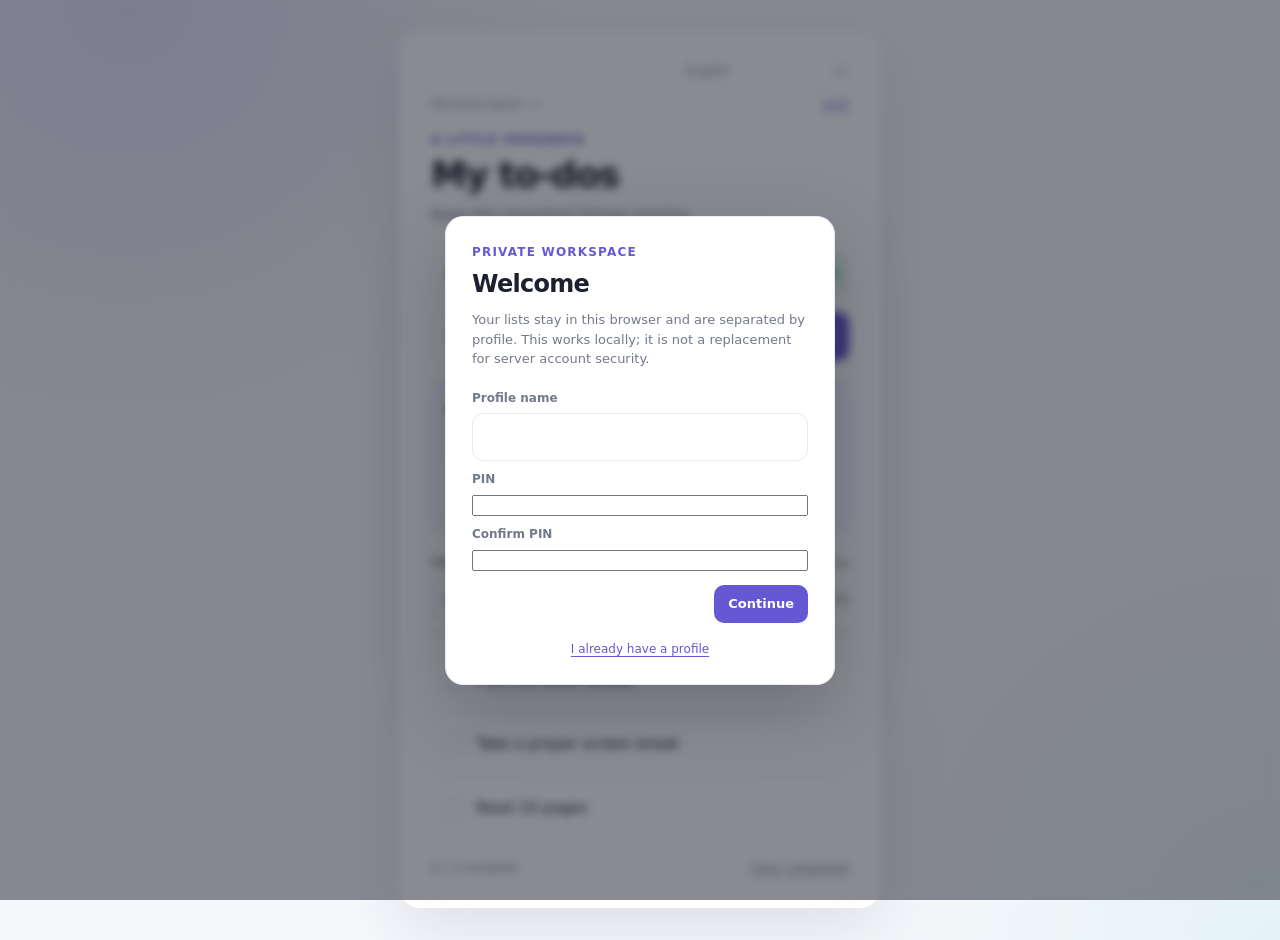
<file: index.html>
<!doctype html>
<html lang="en">
<head>
  <meta charset="utf-8">
  <meta name="viewport" content="width=device-width, initial-scale=1">
  <meta name="color-scheme" content="light dark">
  <title>Today â€” To-do list</title>
  <link rel="stylesheet" href="styles.css">
</head>
<body>
  <main>
    <header>
      <div class="language-row">
        <label for="language-select" hidden>Language</label>
        <select id="language-select" class="language-select" aria-label="Language">
          <option value="en">English</option>
          <option value="de">Deutsch</option>
          <option value="it">Italiano</option>
          <option value="fr">FranÃ§ais</option>
          <option value="ar">Ø§Ù„Ø¹Ø±Ø¨ÙŠØ©</option>
          <option value="es">EspaÃ±ol</option>
          <option value="pt">PortuguÃªs</option>
          <option value="tr">TÃ¼rkÃ§e</option>
          <option value="ja">æ—¥æœ¬èªž</option>
          <option value="zh">ç®€ä½“ä¸­æ–‡</option>
          <option value="ru">Ð ÑƒÑÑÐºÐ¸Ð¹</option>
          <option value="nl">Nederlands</option>
        </select>
      </div>
      <div class="profile-bar">
        <span><span data-i18n="signedInAs">Personal space:</span> <strong id="profile-name">—</strong></span>
        <button id="lock-profile-button" class="profile-button" type="button" data-i18n="lock">Lock</button>
      </div>
      <p class="eyebrow" data-i18n="eyebrow">A little progress</p>
      <h1 data-i18n="title">My to-dos</h1>
      <p class="subtitle" data-i18n="subtitle">Keep the important things moving.</p>
    </header>

    <div class="list-switcher">
      <label for="list-select" hidden>Task list</label>
      <select id="list-select" class="list-select" aria-label="Task list"></select>
      <button id="new-list-button" class="new-list-button" type="button" data-i18n="newList">+ New list</button>
      <button id="delete-list-button" class="delete-list-button" type="button" data-i18n="deleteList" aria-label="Delete current list">Delete</button>
      <button id="share-list-button" class="share-list-button" type="button" data-i18n="share">Share</button>
    </div>

    <form id="task-form">
      <label id="new-task-label" for="task-input" hidden>New task</label>
      <input id="task-input" type="text" maxlength="120" placeholder="What needs doing?" autocomplete="off" required data-i18n-placeholder="input">
      <button class="add-button" type="submit" data-i18n="add">Add</button>
    </form>

    <section class="review-card" aria-labelledby="review-title">
      <h2 id="review-title" data-i18n="reviewTitle">Review a file</h2>
      <p data-i18n="reviewDescription">Upload a Word document, spreadsheet, or PowerPoint to find improvement tasks. Files stay on your device.</p>
      <label class="file-picker">
        <span data-i18n="chooseFile">Choose file</span>
        <input id="file-input" type="file" accept=".txt,.md,.csv,.json,.docx,.xlsx,.pptx,.doc,.xls,.ppt">
      </label>
      <div id="review-status" class="review-status" aria-live="polite"></div>
      <ul id="insights" class="insights" hidden></ul>
    </section>

    <section aria-labelledby="list-title">
      <div class="list-heading">
        <span id="list-title" data-i18n="tasks">Tasks</span>
        <span id="task-count" aria-live="polite"></span>
      </div>
      <div class="toolbar">
        <div class="filters" role="group" aria-label="Filter tasks">
          <button class="filter-button active" data-filter="all" type="button" data-i18n="all">All</button>
          <button class="filter-button" data-filter="active" type="button" data-i18n="open">Open</button>
          <button class="filter-button" data-filter="completed" type="button" data-i18n="done">Done</button>
        </div>
        <span id="hint" class="subtitle" style="margin:0;font-size:12px" data-i18n="hint">Double-click to edit</span>
      </div>
      <div class="progress-track" aria-hidden="true"><div id="progress-bar" class="progress-bar"></div></div>
      <ul id="task-list"></ul>
      <p id="empty-state" class="empty" hidden></p>
    </section>

    <footer>
      <span id="progress"></span>
      <button id="clear-completed" class="clear-button" type="button" data-i18n="clear">Clear completed</button>
    </footer>
  </main>

  <div id="profile-gate" class="modal-backdrop">
    <section class="modal profile-modal" role="dialog" aria-modal="true" aria-labelledby="profile-gate-title">
      <p class="eyebrow" data-i18n="privateEyebrow">Private workspace</p>
      <h2 id="profile-gate-title" data-i18n="welcome">Welcome</h2>
      <p class="modal-description" data-i18n="privacyNote">Your lists stay in this browser and are separated by profile. This works locally; it is not a replacement for server account security.</p>
      <form id="profile-form">
        <label for="profile-input" data-i18n="profileName">Profile name</label>
        <input id="profile-input" type="text" maxlength="40" autocomplete="username" required>
        <label for="profile-pin" data-i18n="pin">PIN</label>
        <input id="profile-pin" type="password" inputmode="numeric" minlength="4" maxlength="32" autocomplete="current-password" required>
        <label id="confirm-pin-label" for="profile-pin-confirm" data-i18n="confirmPin">Confirm PIN</label>
        <input id="profile-pin-confirm" type="password" inputmode="numeric" minlength="4" maxlength="32" autocomplete="new-password" required>
        <p id="profile-error" class="modal-error" role="alert" hidden></p>
        <div class="modal-actions">
          <button id="profile-submit" class="add-button" type="submit" data-i18n="continue">Continue</button>
        </div>
      </form>
      <button id="profile-mode-button" class="profile-mode-button" type="button" data-i18n="existingProfile">I already have a profile</button>
    </section>
  </div>

  <div id="new-list-modal" class="modal-backdrop" hidden>
    <section class="modal" role="dialog" aria-modal="true" aria-labelledby="new-list-title">
      <button id="close-list-modal" class="modal-close" type="button" aria-label="Close">&times;</button>
      <p class="eyebrow" data-i18n="newListEyebrow">Organize your work</p>
      <h2 id="new-list-title" data-i18n="newListTitle">Create a new list</h2>
      <p class="modal-description" data-i18n="newListDescription">Give your list a name so you can keep related tasks together.</p>
      <form id="new-list-form">
        <label for="new-list-name" data-i18n="newListLabel">List name</label>
        <input id="new-list-name" type="text" maxlength="40" autocomplete="off" required data-i18n-placeholder="newListPlaceholder">
        <p id="new-list-error" class="modal-error" role="alert" hidden></p>
        <div class="modal-actions">
          <button id="cancel-list-button" class="modal-cancel" type="button" data-i18n="cancel">Cancel</button>
          <button class="add-button" type="submit" data-i18n="createList">Create list</button>
        </div>

        <div id="share-modal" class="modal-backdrop" hidden>
          <section class="modal" role="dialog" aria-modal="true" aria-labelledby="share-title">
            <button id="close-share-modal" class="modal-close" type="button" aria-label="Close">&times;</button>
            <p class="eyebrow" data-i18n="shareEyebrow">Read-only sharing</p>
            <h2 id="share-title" data-i18n="shareTitle">Share this list</h2>
            <p class="modal-description" data-i18n="shareDescription">Anyone with the link can view a snapshot, but they cannot edit your list.</p>
            <input id="share-link" class="share-link" type="text" readonly aria-label="Read-only share link">
            <div class="modal-actions">
              <button id="copy-share-link" class="add-button" type="button" data-i18n="copyLink">Copy link</button>
              <button id="cancel-share-button" class="modal-cancel" type="button" data-i18n="cancel">Cancel</button>
            </div>
            <p id="share-status" class="review-status" aria-live="polite"></p>
          </section>
        </div>
      </form>
    </section>
  </div>

  <script type="module" src="app.js"></script>
</body>
</html>
</file>
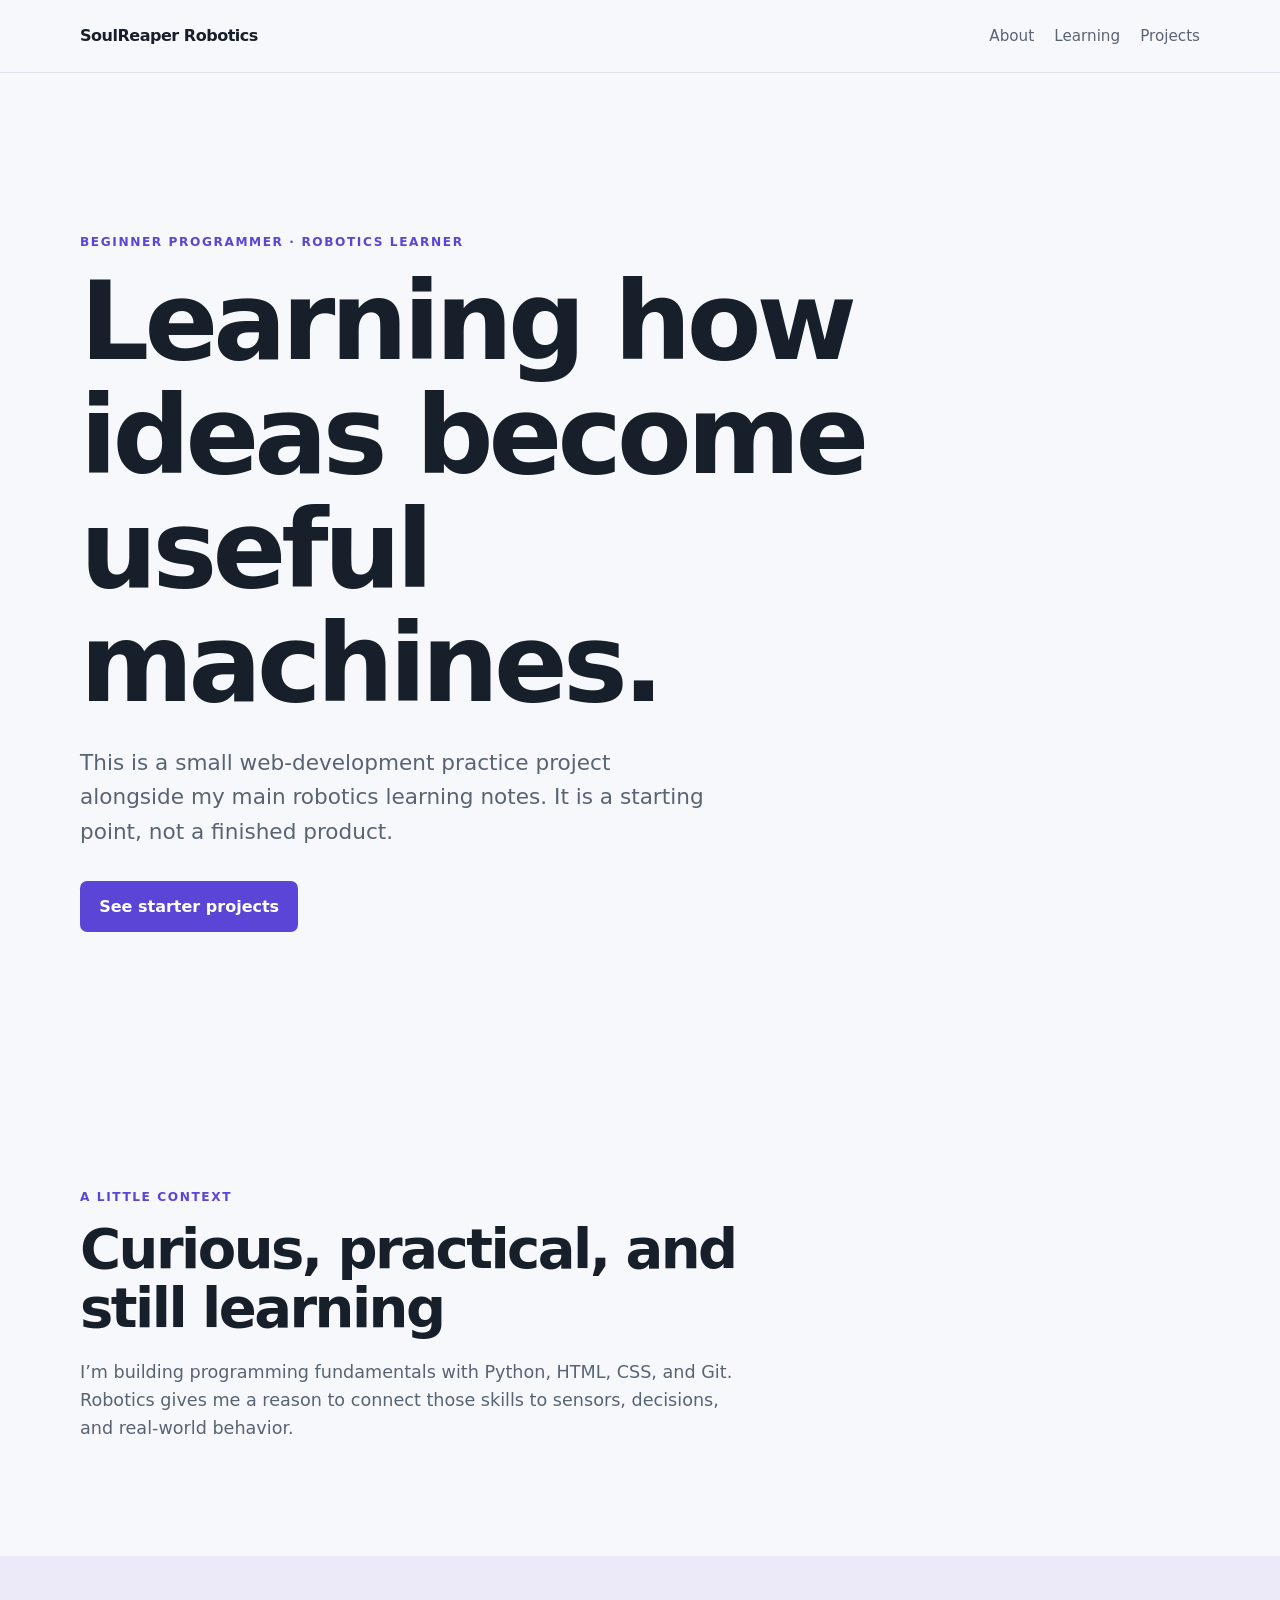
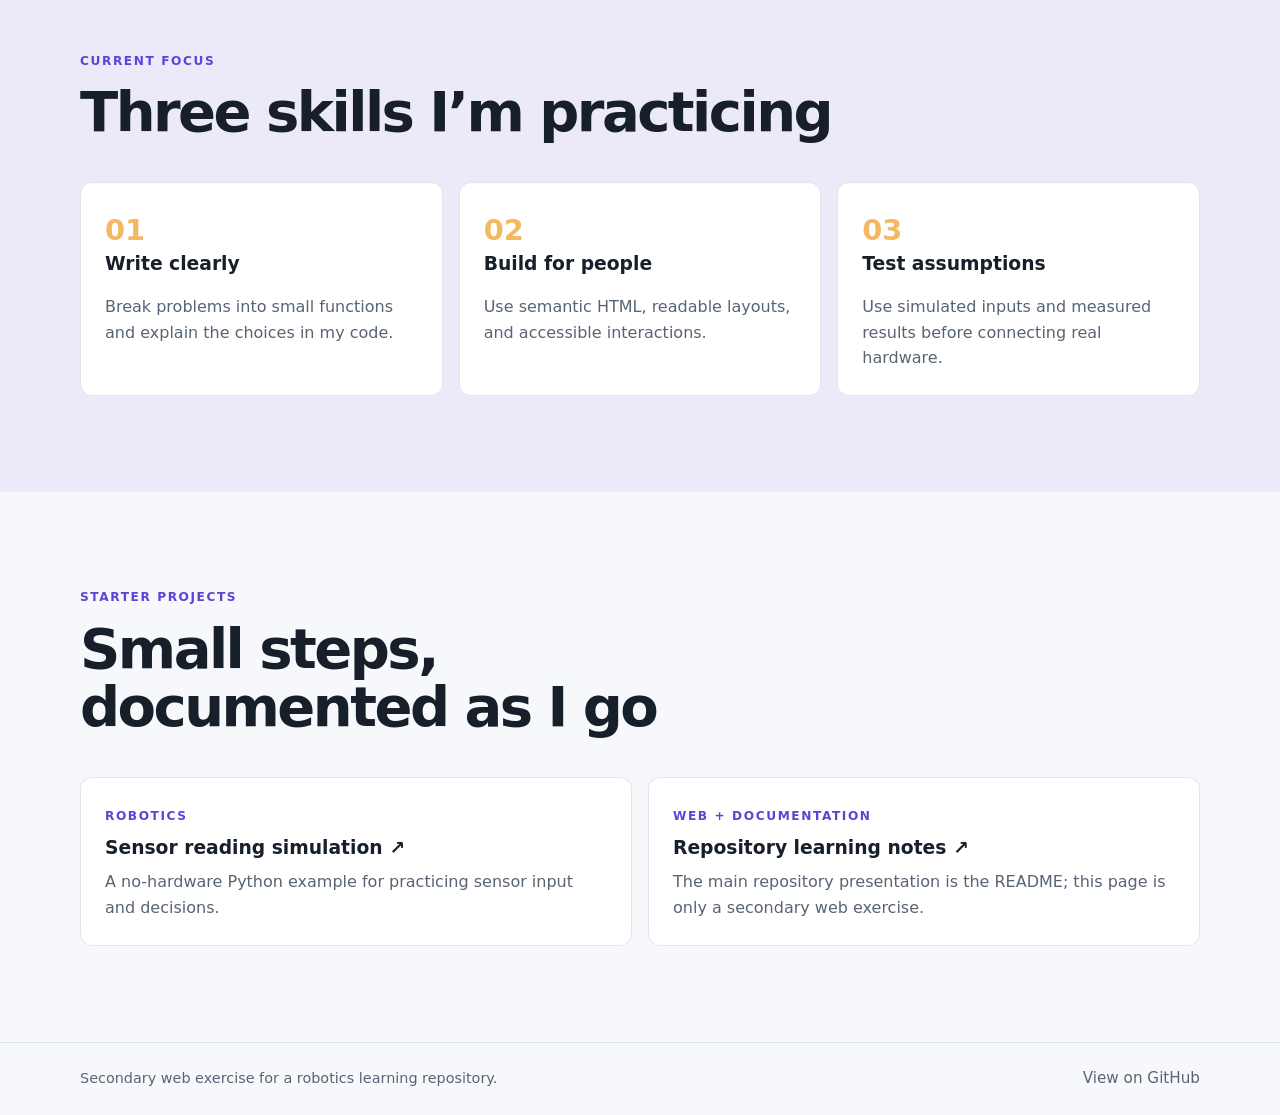
<file: web-starter/index.html>
<!doctype html>
<html lang="en">
  <head>
    <meta charset="utf-8">
    <meta name="viewport" content="width=device-width, initial-scale=1">
    <meta name="description" content="A small secondary web-development practice project by a beginner robotics learner.">
    <title>Web Starter | SoulReaper Robotics</title>
    <link rel="stylesheet" href="styles.css">
  </head>
  <body>
    <header class="site-header">
      <nav class="container nav" aria-label="Primary navigation">
        <a class="brand" href="#top">SoulReaper Robotics</a>
        <div class="nav-links">
          <a href="#about">About</a>
          <a href="#learning">Learning</a>
          <a href="#projects">Projects</a>
        </div>
      </nav>
    </header>

    <main id="top">
      <section class="hero container" aria-labelledby="hero-title">
        <p class="eyebrow">Beginner programmer · Robotics learner</p>
        <h1 id="hero-title">Learning how ideas become useful machines.</h1>
        <p class="hero-copy">
          This is a small web-development practice project alongside my main
          robotics learning notes. It is a starting point, not a finished product.
        </p>
        <a class="button" href="#projects">See starter projects</a>
      </section>

      <section id="about" class="section container" aria-labelledby="about-title">
        <p class="eyebrow">A little context</p>
        <h2 id="about-title">Curious, practical, and still learning</h2>
        <p>
          I’m building programming fundamentals with Python, HTML, CSS, and Git.
          Robotics gives me a reason to connect those skills to sensors, decisions,
          and real-world behavior.
        </p>
      </section>

      <section id="learning" class="section section-muted" aria-labelledby="learning-title">
        <div class="container">
          <p class="eyebrow">Current focus</p>
          <h2 id="learning-title">Three skills I’m practicing</h2>
          <div class="card-grid">
            <article class="card">
              <span class="card-number">01</span>
              <h3>Write clearly</h3>
              <p>Break problems into small functions and explain the choices in my code.</p>
            </article>
            <article class="card">
              <span class="card-number">02</span>
              <h3>Build for people</h3>
              <p>Use semantic HTML, readable layouts, and accessible interactions.</p>
            </article>
            <article class="card">
              <span class="card-number">03</span>
              <h3>Test assumptions</h3>
              <p>Use simulated inputs and measured results before connecting real hardware.</p>
            </article>
          </div>
        </div>
      </section>

      <section id="projects" class="section container" aria-labelledby="projects-title">
        <p class="eyebrow">Starter projects</p>
        <h2 id="projects-title">Small steps, documented as I go</h2>
        <div class="project-list">
          <a class="project" href="../robotics-learning/">
            <span class="project-type">Robotics</span>
            <h3>Sensor reading simulation <span aria-hidden="true">↗</span></h3>
            <p>A no-hardware Python example for practicing sensor input and decisions.</p>
          </a>
          <a class="project" href="https://github.com/SoulReaper1246/soulreaper-robotics">
            <span class="project-type">Web + documentation</span>
            <h3>Repository learning notes <span aria-hidden="true">↗</span></h3>
            <p>The main repository presentation is the README; this page is only a secondary web exercise.</p>
          </a>
        </div>
      </section>
    </main>

    <footer class="site-footer">
      <div class="container footer-content">
        <span>Secondary web exercise for a robotics learning repository.</span>
        <a href="https://github.com/SoulReaper1246/soulreaper-robotics">View on GitHub</a>
      </div>
    </footer>
  </body>
</html>
</file>
<file: styles.css>
﻿:root {
      color-scheme: light;
      --bg: #f6f7fb;
      --surface: rgba(255, 255, 255, 0.88);
      --surface-solid: #fff;
      --text: #1c2030;
      --muted: #73798d;
      --line: #e8eaf1;
      --accent: #6558d3;
      --accent-soft: #eeecff;
      --danger: #c75465;
      --shadow: 0 24px 60px rgba(39, 41, 64, 0.1);
      --radius: 20px;
    }

    @media (prefers-color-scheme: dark) {
      :root {
        color-scheme: dark;
        --bg: #151621;
        --surface: rgba(30, 31, 45, 0.9);
        --surface-solid: #1e1f2d;
        --text: #f4f3fb;
        --muted: #9b9bae;
        --line: #343547;
        --accent: #9b8cff;
        --accent-soft: #302b58;
        --danger: #ef8290;
        --shadow: 0 24px 60px rgba(0, 0, 0, 0.3);
      }
    }

    * { box-sizing: border-box; }
    [hidden] { display: none !important; }

    body {
      margin: 0;
      min-width: 320px;
      min-height: 100vh;
      display: grid;
      place-items: center;
      padding: 32px 18px;
      color: var(--text);
      background:
        radial-gradient(circle at 10% 0%, rgba(134, 120, 255, 0.16), transparent 30%),
        radial-gradient(circle at 100% 100%, rgba(104, 215, 196, 0.12), transparent 28%),
        var(--bg);
      font: 400 15px/1.5 Inter, ui-sans-serif, system-ui, -apple-system, BlinkMacSystemFont, "Segoe UI", sans-serif;
    }

    main {
      width: min(100%, 480px);
      padding: 30px;
      border: 1px solid rgba(255, 255, 255, 0.5);
      border-radius: var(--radius);
      background: var(--surface);
      box-shadow: var(--shadow);
      backdrop-filter: blur(18px);
    }

    header { margin-bottom: 26px; }
    .eyebrow {
      margin: 0 0 6px;
      color: var(--accent);
      font-size: 12px;
      font-weight: 700;
      letter-spacing: 0.1em;
      text-transform: uppercase;
    }
    h1 { margin: 0; font-size: clamp(28px, 7vw, 36px); letter-spacing: -0.04em; line-height: 1.1; }
    .subtitle { margin: 9px 0 0; color: var(--muted); }
    .language-row { display: flex; justify-content: flex-end; margin: -8px 0 18px; }
    .language-select { padding: 7px 28px 7px 10px; border: 1px solid var(--line); border-radius: 9px; color: var(--muted); background: var(--surface-solid); font: inherit; font-size: 12px; cursor: pointer; }
    .profile-bar { display: flex; align-items: center; justify-content: space-between; gap: 10px; margin: -10px 0 18px; color: var(--muted); font-size: 12px; }
    .profile-button, .profile-mode-button { padding: 0; color: var(--accent); background: transparent; font-size: 12px; text-decoration: underline; text-underline-offset: 3px; }
    .profile-button:hover, .profile-mode-button:hover { color: var(--text); }
    .profile-modal { max-height: calc(100vh - 36px); overflow: auto; }
    .profile-modal form { display: grid; gap: 7px; }
    .profile-modal form label { margin-top: 5px; }
    .profile-modal form input { margin-bottom: 4px; }
    .profile-modal .modal-actions { margin-top: 10px; }
    .profile-mode-button { display: block; margin: 17px auto 0; }
    .list-switcher { display: flex; gap: 8px; margin: 0 0 18px; }
    .list-select { min-width: 0; flex: 1; padding: 10px 12px; border: 1px solid var(--line); border-radius: 10px; color: var(--text); background: var(--surface-solid); font: inherit; font-weight: 700; cursor: pointer; }
    .new-list-button { padding: 0 13px; border-radius: 10px; color: var(--accent); background: var(--accent-soft); font-size: 12px; font-weight: 700; white-space: nowrap; }
    .new-list-button:hover { filter: brightness(1.05); }
    .delete-list-button { padding: 0 11px; border: 1px solid color-mix(in srgb, var(--danger) 35%, var(--line)); border-radius: 10px; color: var(--danger); background: transparent; font-size: 12px; font-weight: 700; white-space: nowrap; }
    .delete-list-button:hover:not(:disabled) { background: color-mix(in srgb, var(--danger) 10%, transparent); }
    .delete-list-button:disabled { cursor: not-allowed; opacity: 0.45; }
    .share-list-button { padding: 0 11px; border-radius: 10px; color: #27866f; background: color-mix(in srgb, #7edac6 22%, transparent); font-size: 12px; font-weight: 700; white-space: nowrap; }
    .share-list-button:hover { filter: brightness(1.05); }
    .share-link { width: 100%; padding: 10px 11px; border: 1px solid var(--line); border-radius: 9px; color: var(--muted); background: var(--bg); font: 12px ui-monospace, SFMono-Regular, Consolas, monospace; }
    .read-only-banner { margin: 0 0 18px; padding: 10px 12px; border: 1px solid color-mix(in srgb, #7edac6 45%, var(--line)); border-radius: 10px; color: #27866f; background: color-mix(in srgb, #7edac6 12%, transparent); font-size: 12px; font-weight: 700; }
    .modal-backdrop { position: fixed; inset: 0; z-index: 10; display: grid; place-items: center; padding: 18px; background: rgba(14, 16, 29, 0.48); backdrop-filter: blur(5px); animation: modal-in 160ms ease both; }
    .modal-backdrop[hidden] { display: none; }
    .modal { position: relative; width: min(100%, 390px); padding: 26px; border: 1px solid var(--line); border-radius: 18px; color: var(--text); background: var(--surface-solid); box-shadow: 0 24px 70px rgba(20, 22, 40, 0.25); animation: modal-card-in 220ms ease both; }
    .modal h2 { margin: 0; font-size: 24px; letter-spacing: -0.03em; }
    .modal .eyebrow { margin-bottom: 5px; }
    .modal-description { margin: 8px 0 20px; color: var(--muted); font-size: 13px; }
    .modal form { display: block; margin: 0; }
    .modal form label { display: block; margin-bottom: 6px; color: var(--muted); font-size: 12px; font-weight: 700; }
    .modal input { width: 100%; }
    .modal-close { position: absolute; top: 12px; right: 12px; width: 30px; height: 30px; border-radius: 8px; color: var(--muted); background: transparent; font-size: 22px; line-height: 1; }
    .modal-close:hover { color: var(--text); background: var(--accent-soft); }
    .modal-actions { display: flex; justify-content: flex-end; gap: 9px; margin-top: 20px; }
    .modal-actions button { min-height: 38px; padding: 0 14px; border-radius: 10px; font-size: 13px; font-weight: 700; }
    .modal-cancel { color: var(--muted); background: var(--line); }
    .modal-cancel:hover { color: var(--text); }
    .modal-error { margin: 8px 0 -5px; color: var(--danger); font-size: 12px; }
    @keyframes modal-in { from { opacity: 0; } to { opacity: 1; } }
    @keyframes modal-card-in { from { opacity: 0; transform: translateY(8px) scale(0.98); } to { opacity: 1; transform: translateY(0) scale(1); } }

    form {
      display: flex;
      gap: 10px;
      margin-bottom: 22px;
    }
    input[type="text"] {
      min-width: 0;
      flex: 1;
      padding: 12px 14px;
      border: 1px solid var(--line);
      border-radius: 11px;
      outline: none;
      color: var(--text);
      background: var(--surface-solid);
      font: inherit;
      transition: border-color 160ms ease, box-shadow 160ms ease;
    }
    input[type="text"]::placeholder { color: var(--muted); }
    input[type="text"]:focus { border-color: var(--accent); box-shadow: 0 0 0 3px var(--accent-soft); }
    button {
      border: 0;
      cursor: pointer;
      font: inherit;
    }
    .add-button {
      padding: 0 17px;
      border-radius: 11px;
      color: #fff;
      background: var(--accent);
      font-weight: 700;
      transition: transform 160ms ease, filter 160ms ease;
    }
    .add-button:hover { filter: brightness(1.08); }
    .add-button:active { transform: scale(0.97); }

    .list-heading {
      display: flex;
      align-items: center;
      justify-content: space-between;
      margin-bottom: 10px;
      color: var(--muted);
      font-size: 12px;
      font-weight: 700;
      letter-spacing: 0.08em;
      text-transform: uppercase;
    }
    .toolbar { display: flex; align-items: center; justify-content: space-between; gap: 12px; margin-bottom: 13px; }
    .filters { display: flex; gap: 4px; padding: 3px; border-radius: 10px; background: var(--accent-soft); }
    .filter-button { padding: 6px 10px; border-radius: 8px; color: var(--muted); background: transparent; font-size: 12px; font-weight: 700; transition: color 160ms ease, background 160ms ease, box-shadow 160ms ease; }
    .filter-button:hover { color: var(--text); }
    .filter-button.active { color: var(--accent); background: var(--surface-solid); box-shadow: 0 2px 7px rgba(30, 25, 80, 0.1); }
    .progress-track { height: 5px; margin: 0 0 17px; overflow: hidden; border-radius: 99px; background: var(--line); }
    .progress-bar { width: 0; height: 100%; border-radius: inherit; background: linear-gradient(90deg, var(--accent), #7edac6); transition: width 360ms cubic-bezier(.22, 1, .36, 1); }
    .review-card { margin: 0 0 22px; padding: 15px; border: 1px dashed color-mix(in srgb, var(--accent) 45%, var(--line)); border-radius: 13px; background: color-mix(in srgb, var(--accent-soft) 45%, transparent); }
    .review-card h2 { margin: 0 0 4px; font-size: 14px; }
    .review-card p { margin: 0 0 12px; color: var(--muted); font-size: 12px; }
    .file-picker { display: inline-flex; align-items: center; gap: 7px; padding: 8px 11px; border-radius: 9px; color: var(--accent); background: var(--surface-solid); font-size: 12px; font-weight: 700; cursor: pointer; }
    .file-picker:hover { filter: brightness(1.05); }
    .file-picker input { display: none; }
    .review-status { margin-top: 10px; color: var(--muted); font-size: 12px; }
    .review-status.success { color: #27866f; }
    .review-status.error { color: var(--danger); }
    .insights { display: grid; gap: 8px; margin: 10px 0 0; padding: 0; list-style: none; color: var(--muted); font-size: 12px; }
    .finding { padding: 10px; border: 1px solid var(--line); border-radius: 9px; background: var(--surface-solid); }
    .finding strong { display: block; margin-bottom: 3px; color: var(--text); font-size: 12px; }
    .finding span { display: block; margin-top: 3px; }
    .finding .fix { color: var(--accent); }
    #task-count { font-weight: 500; letter-spacing: 0; text-transform: none; }
    ul { display: grid; gap: 8px; padding: 0; margin: 0; list-style: none; }
    .task {
      display: flex;
      align-items: center;
      gap: 12px;
      padding: 13px 12px;
      border: 1px solid var(--line);
      border-radius: 13px;
      background: var(--surface-solid);
      animation: task-in 280ms ease both;
    }
    .task.removing { animation: task-out 220ms ease forwards; }
    @keyframes task-in { from { opacity: 0; transform: translateY(-6px); } to { opacity: 1; transform: translateY(0); } }
    @keyframes task-out { to { opacity: 0; transform: translateX(12px); } }
    .checkbox {
      position: relative;
      flex: 0 0 20px;
      width: 20px;
      height: 20px;
      margin: 0;
      appearance: none;
      border: 1.5px solid #bbbfd0;
      border-radius: 7px;
      cursor: pointer;
      transition: background 180ms ease, border-color 180ms ease, transform 180ms ease;
    }
    .checkbox:hover { border-color: var(--accent); }
    .checkbox:checked { border-color: var(--accent); background: var(--accent); transform: scale(1.05); }
    .checkbox::after {
      content: "";
      position: absolute;
      top: 3px;
      left: 6px;
      width: 5px;
      height: 9px;
      border: solid #fff;
      border-width: 0 2px 2px 0;
      opacity: 0;
      transform: rotate(45deg) scale(0.5);
      transition: opacity 180ms ease, transform 180ms ease;
    }
    .checkbox:checked::after { opacity: 1; transform: rotate(45deg) scale(1); }
    .task-label { flex: 1; min-width: 0; overflow-wrap: anywhere; transition: color 180ms ease, opacity 180ms ease; }
    .task-label[role="button"] { cursor: text; }
    .edit-input { width: 100%; min-width: 0; padding: 2px 5px; border: 1px solid var(--accent); border-radius: 5px; outline: none; color: var(--text); background: var(--surface-solid); font: inherit; box-shadow: 0 0 0 2px var(--accent-soft); }
    .task.completed .task-label { color: var(--muted); text-decoration: line-through; opacity: 0.72; }
    .delete-button {
      width: 28px;
      height: 28px;
      border-radius: 8px;
      color: var(--muted);
      background: transparent;
      font-size: 20px;
      line-height: 1;
      opacity: 0;
      transition: color 160ms ease, background 160ms ease, opacity 160ms ease;
    }
    .task:hover .delete-button, .delete-button:focus-visible { opacity: 1; }
    .delete-button:hover { color: var(--danger); background: color-mix(in srgb, var(--danger) 12%, transparent); }
    .empty { padding: 25px 0 12px; color: var(--muted); text-align: center; }
    footer { display: flex; justify-content: space-between; gap: 12px; margin-top: 22px; color: var(--muted); font-size: 12px; }
    .clear-button { padding: 0; color: var(--muted); background: transparent; text-decoration: underline; text-underline-offset: 3px; }
    .clear-button:hover { color: var(--text); }
    @media (max-width: 420px) { main { padding: 24px 18px; } .add-button { padding: 0 13px; } .filter-button { padding-inline: 7px; } }
    @media (prefers-reduced-motion: reduce) {
      *, *::before, *::after { scroll-behavior: auto !important; animation-duration: 0.01ms !important; transition-duration: 0.01ms !important; }
    }
</file>
<file: web-starter/styles.css>
:root {
  color-scheme: light;
  --ink: #17202a;
  --muted: #586474;
  --paper: #f7f8fb;
  --surface: #ffffff;
  --line: #dfe5ee;
  --accent: #5b45d6;
  --accent-dark: #3f2ca8;
  --warm: #f4b860;
}

* {
  box-sizing: border-box;
}

html {
  scroll-behavior: smooth;
}

body {
  margin: 0;
  background: var(--paper);
  color: var(--ink);
  font-family: Inter, ui-sans-serif, system-ui, -apple-system, BlinkMacSystemFont, "Segoe UI", sans-serif;
  line-height: 1.6;
}

a {
  color: inherit;
}

.container {
  width: min(100% - 2.5rem, 70rem);
  margin-inline: auto;
}

.site-header {
  border-bottom: 1px solid var(--line);
  background: rgb(247 248 251 / 88%);
  position: sticky;
  top: 0;
  backdrop-filter: blur(12px);
  z-index: 2;
}

.nav,
.footer-content {
  align-items: center;
  display: flex;
  justify-content: space-between;
  min-height: 4.5rem;
  gap: 1rem;
}

.brand {
  font-weight: 800;
  letter-spacing: -0.03em;
  text-decoration: none;
}

.nav-links {
  display: flex;
  gap: 1.25rem;
}

.nav-links a,
.site-footer a {
  color: var(--muted);
  font-size: 0.95rem;
  text-decoration: none;
}

.nav-links a:hover,
.site-footer a:hover {
  color: var(--accent);
}

.hero {
  padding-block: clamp(5rem, 15vw, 10rem);
  max-width: 58rem;
  margin-left: max(1.25rem, calc((100% - 70rem) / 2));
}

.eyebrow,
.project-type {
  color: var(--accent);
  font-size: 0.76rem;
  font-weight: 800;
  letter-spacing: 0.13em;
  text-transform: uppercase;
}

h1,
h2,
h3,
p {
  margin-top: 0;
}

h1,
h2 {
  letter-spacing: -0.045em;
  line-height: 1.05;
}

h1 {
  font-size: clamp(3rem, 9vw, 6.8rem);
  max-width: 12ch;
  margin-bottom: 1.5rem;
}

h2 {
  font-size: clamp(2rem, 5vw, 3.5rem);
  margin-bottom: 1.25rem;
}

h3 {
  line-height: 1.2;
}

.hero-copy {
  color: var(--muted);
  font-size: clamp(1.1rem, 2vw, 1.35rem);
  max-width: 39rem;
  margin-bottom: 2rem;
}

.button {
  background: var(--accent);
  border-radius: 0.45rem;
  color: white;
  display: inline-block;
  font-weight: 700;
  padding: 0.8rem 1.2rem;
  text-decoration: none;
}

.button:hover {
  background: var(--accent-dark);
}

.section {
  padding-block: 6rem;
}

.section > p:not(.eyebrow),
.section > h2 {
  max-width: 42rem;
}

.section > p:not(.eyebrow) {
  color: var(--muted);
  font-size: 1.1rem;
}

.section-muted {
  background: #eceaf9;
}

.card-grid {
  display: grid;
  gap: 1rem;
  grid-template-columns: repeat(3, 1fr);
  margin-top: 2.5rem;
}

.card,
.project {
  background: var(--surface);
  border: 1px solid var(--line);
  border-radius: 0.75rem;
  padding: 1.5rem;
}

.card-number {
  color: var(--warm);
  font-size: 1.8rem;
  font-weight: 800;
}

.card p,
.project p {
  color: var(--muted);
  margin-bottom: 0;
}

.project-list {
  display: grid;
  gap: 1rem;
  grid-template-columns: repeat(2, 1fr);
  margin-top: 2.5rem;
}

.project {
  text-decoration: none;
  transition: border-color 160ms ease, transform 160ms ease;
}

.project:hover {
  border-color: var(--accent);
  transform: translateY(-0.2rem);
}

.project h3 {
  margin: 0.6rem 0;
}

.site-footer {
  border-top: 1px solid var(--line);
  color: var(--muted);
  font-size: 0.9rem;
}

@media (max-width: 42rem) {
  .nav-links {
    display: none;
  }

  .hero {
    margin-left: auto;
  }

  .card-grid,
  .project-list {
    grid-template-columns: 1fr;
  }

  .footer-content {
    align-items: flex-start;
    flex-direction: column;
    padding-block: 1.5rem;
  }
}
</file>
